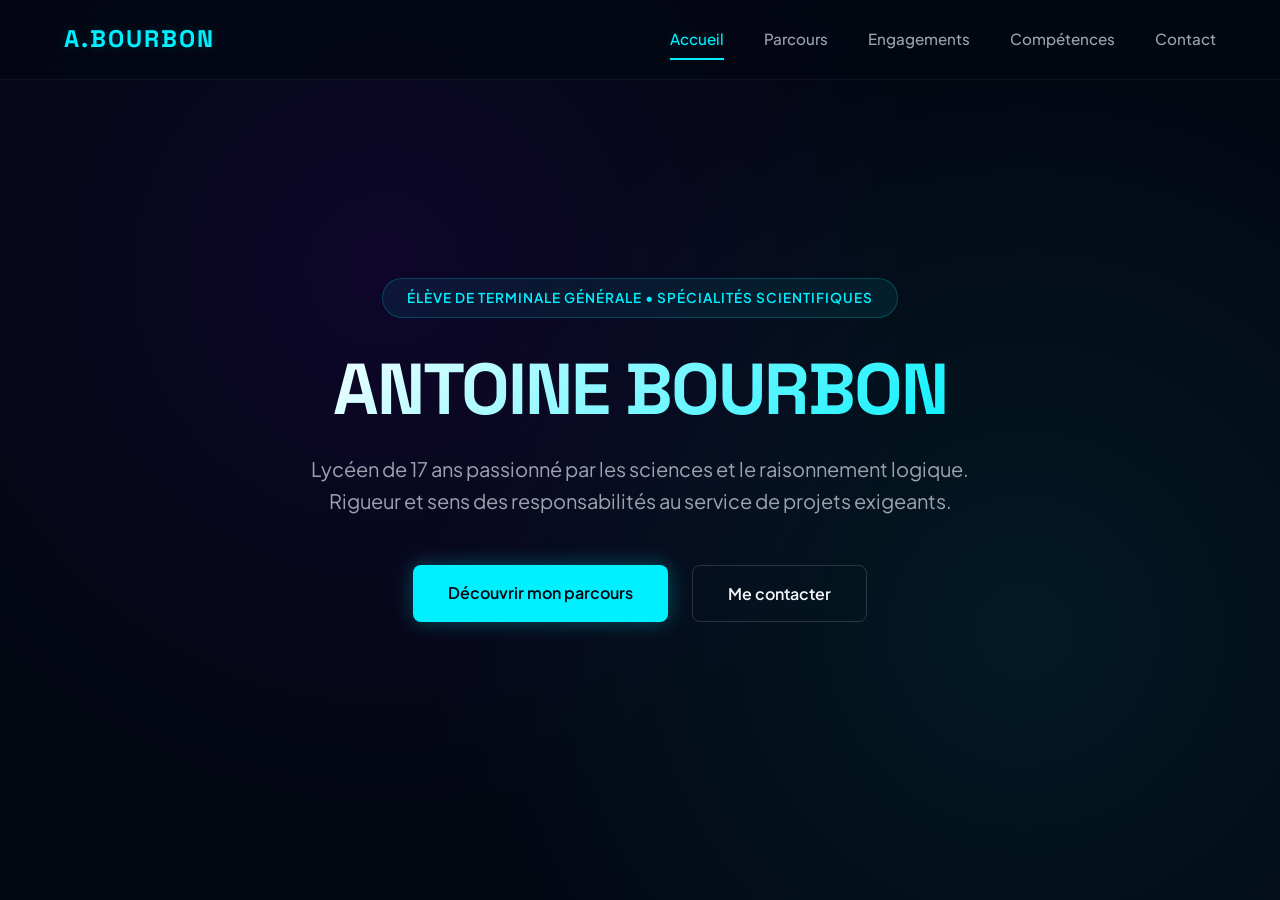
<file: index.html>
<!DOCTYPE html>
<html lang="fr">
<head>
    <meta charset="UTF-8">
    <meta name="viewport" content="width=device-width, initial-scale=1.0">
    <meta name="description" content="Antoine Bourbon - Lycéen en Terminale Générale, spécialités Mathématiques et Physique-Chimie, option Mathématiques Expertes. Passionné par les sciences dures et le raisonnement logique.">
    <title>Antoine Bourbon | Scientifique & Rigueur Analytique</title>
    <link rel="icon" type="image/png" href="favicon.png">
    <link rel="stylesheet" href="css/style.css">
    <link rel="icon" type="image/png" href="favicon.png">
</head>
<body class="page-home">
    <div class="particles" id="particles"></div>
    <nav class="navbar">
        <div class="logo">A.BOURBON</div>
        <div class="nav-links">
            <a href="index.html" class="active">Accueil</a>
            <a href="pages/parcours.html">Parcours</a>
            <a href="pages/engagements.html">Engagements</a>
            <a href="pages/competences.html">Compétences</a>
            <a href="pages/contact.html">Contact</a>
        </div>
    </nav>
    <main class="hero-container">
        <div class="hero-badge">Élève de Terminale Générale • Spécialités Scientifiques</div>
        <h1 class="glitch" data-text="ANTOINE BOURBON">ANTOINE BOURBON</h1>
        <p class="hero-subtitle">Lycéen de 17 ans passionné par les sciences et le raisonnement logique. Rigueur et sens des responsabilités au service de projets exigeants.</p>
        <div class="cta-group">
            <a href="pages/parcours.html" class="btn btn-primary">Découvrir mon parcours</a>
            <a href="pages/contact.html" class="btn btn-secondary">Me contacter</a>
        </div>
    </main>
    <script src="js/main.js"></script>
</body>
</html>
</file>
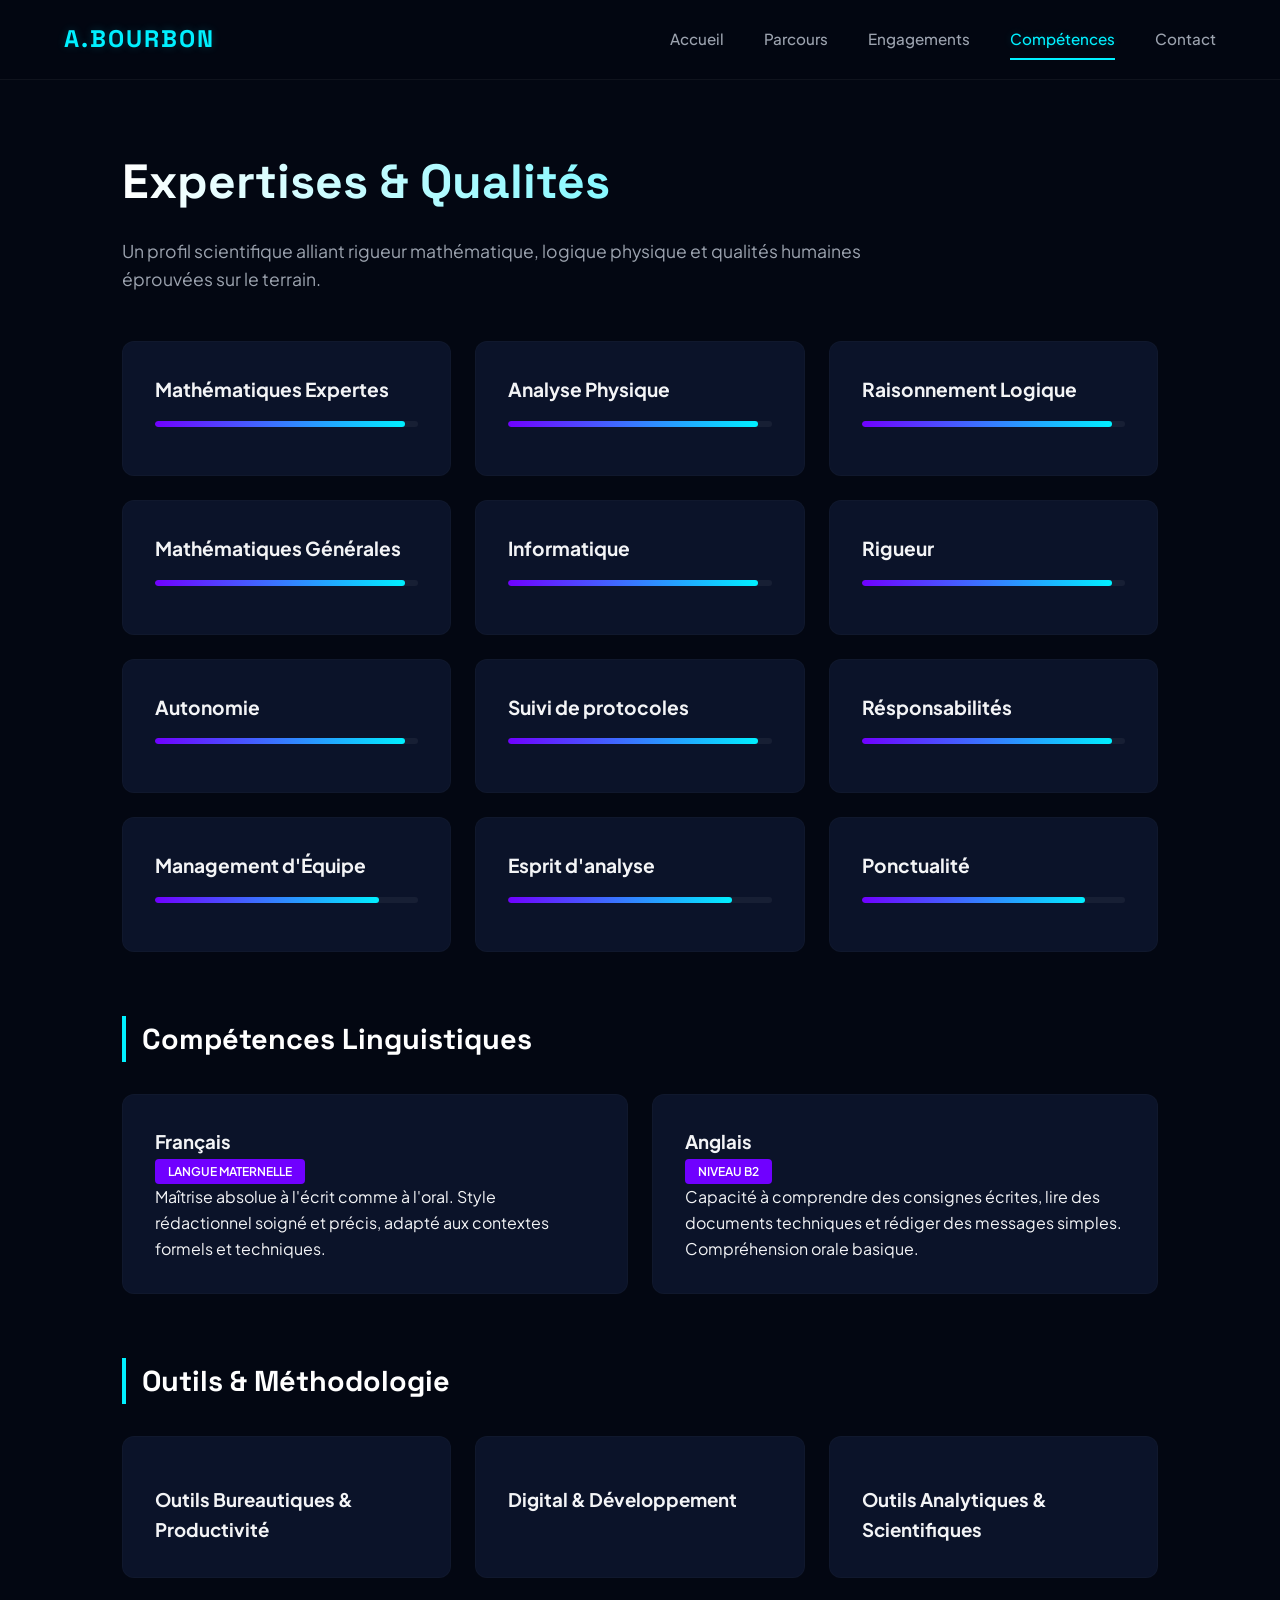
<file: pages/competences.html>
<!DOCTYPE html>
<html lang="fr">
<head>
    <meta charset="UTF-8">
    <meta name="viewport" content="width=device-width, initial-scale=1.0">
    <meta name="description" content="Compétences d'Antoine Bourbon : Mathématiques Expertes, Physique, raisonnement logique, langues, rigueur analytique, autonomie, sens des responsabilités.">
    <title>Compétences | Antoine Bourbon</title>
    <link rel="icon" type="image/png" href="../favicon.png">
    <link rel="stylesheet" href="../css/style.css">
</head>
<body>
    <nav class="navbar">
        <div class="logo">A.BOURBON</div>
        <div class="nav-links">
            <a href="../index.html">Accueil</a>
            <a href="parcours.html">Parcours</a>
            <a href="engagements.html">Engagements</a>
            <a href="competences.html" class="active">Compétences</a>
            <a href="contact.html">Contact</a>
        </div>
    </nav>
    <main class="container">
        <h1 class="page-title">Expertises & Qualités</h1>
        <p class="section-intro">Un profil scientifique alliant rigueur mathématique, logique physique et qualités humaines éprouvées sur le terrain.</p>

        <div class="skills-grid-detailed">
        
            <div class="skill-card-detailed" data-cat="scientific">
                <h3>Mathématiques Expertes</h3>
                <div class="progress-bar"><div class="progress-fill" style="width: 95%;"></div></div>
                <p> </p>
            </div>
            
            <div class="skill-card-detailed" data-cat="scientific">
                <h3>Analyse Physique</h3>
                <div class="progress-bar"><div class="progress-fill" style="width: 95%;"></div></div>
                <p> </p>
            </div>
            
            <div class="skill-card-detailed" data-cat="scientific">
                <h3>Raisonnement Logique </h3>
                <div class="progress-bar"><div class="progress-fill" style="width: 95%;"></div></div>
                <p></p>
            </div>
            
            <div class="skill-card-detailed" data-cat="scientific">
                <h3>Mathématiques Générales</h3>
                <div class="progress-bar"><div class="progress-fill" style="width: 95%;"></div></div>
                <p> </p>
            </div>
            
            <div class="skill-card-detailed" data-cat="scientific">
                <h3>Informatique</h3>
                <div class="progress-bar"><div class="progress-fill" style="width: 95%;"></div></div>
                <p></p>
            </div>
            
            <div class="skill-card-detailed" data-cat="soft">
                <h3>Rigueur</h3>
                <div class="progress-bar"><div class="progress-fill" style="width: 95%;"></div></div>
                <p></p>
            </div>
            
            <div class="skill-card-detailed" data-cat="soft">
                <h3>Autonomie</h3>
                <div class="progress-bar"><div class="progress-fill" style="width: 95%;"></div></div>
                <p></p>
            </div>
            
            <div class="skill-card-detailed" data-cat="scientific">
                <h3>Suivi de protocoles</h3>
                <div class="progress-bar"><div class="progress-fill" style="width: 95%;"></div></div>
                <p> </p>
            </div>
            
            <div class="skill-card-detailed" data-cat="scientific">
                <h3>Résponsabilités</h3>
                <div class="progress-bar"><div class="progress-fill" style="width: 95%;"></div></div>
                <p> </p>
            </div>
            
            <div class="skill-card-detailed" data-cat="soft">
                <h3>Management d'Équipe</h3>
                <div class="progress-bar"><div class="progress-fill" style="width: 85%;"></div></div>
                <p></p>
            </div>
            
            <div class="skill-card-detailed" data-cat="soft">
                <h3>Esprit d'analyse</h3>
                <div class="progress-bar"><div class="progress-fill" style="width: 85%;"></div></div>
                <p></p>
            </div>

            <div class="skill-card-detailed" data-cat="soft">
                <h3>Ponctualité</h3>
                <div class="progress-bar"><div class="progress-fill" style="width: 85%;"></div></div>
                <p></p>
            </div>
            
        </div>

        <h2 class="sub-title">Compétences Linguistiques</h2>
        <div class="grid-cards">
            <div class="card">
                <h3>Français</h3>
                <span class="badge">Langue Maternelle</span>
                <p>Maîtrise absolue à l'écrit comme à l'oral. Style rédactionnel soigné et précis, adapté aux contextes formels et techniques.</p>
            </div>
            <div class="card">
                <h3>Anglais</h3>
                <span class="badge">Niveau B2</span>
                <p>Capacité à comprendre des consignes écrites, lire des documents techniques et rédiger des messages simples. Compréhension orale basique.</p>
            </div>
        </div>

        <h2 class="sub-title">Outils & Méthodologie</h2>
        <div class="grid-cards">
            <div class="card">
                <div class="card-icon">   </div>
                <h3>Outils Bureautiques & Productivité</h3>
                <p>   </p>
            </div>
            <div class="card">
                <div class="card-icon">   </div>
                <h3>Digital & Développement</h3>
                <p>   </p>
            </div>
            <div class="card">
                <div class="card-icon">   </div>
                <h3>Outils Analytiques & Scientifiques</h3>
                <p>   </p>
            </div>


            
        </div>
    </main>
    <script src="../js/main.js"></script>
</body>
</html>
</file>
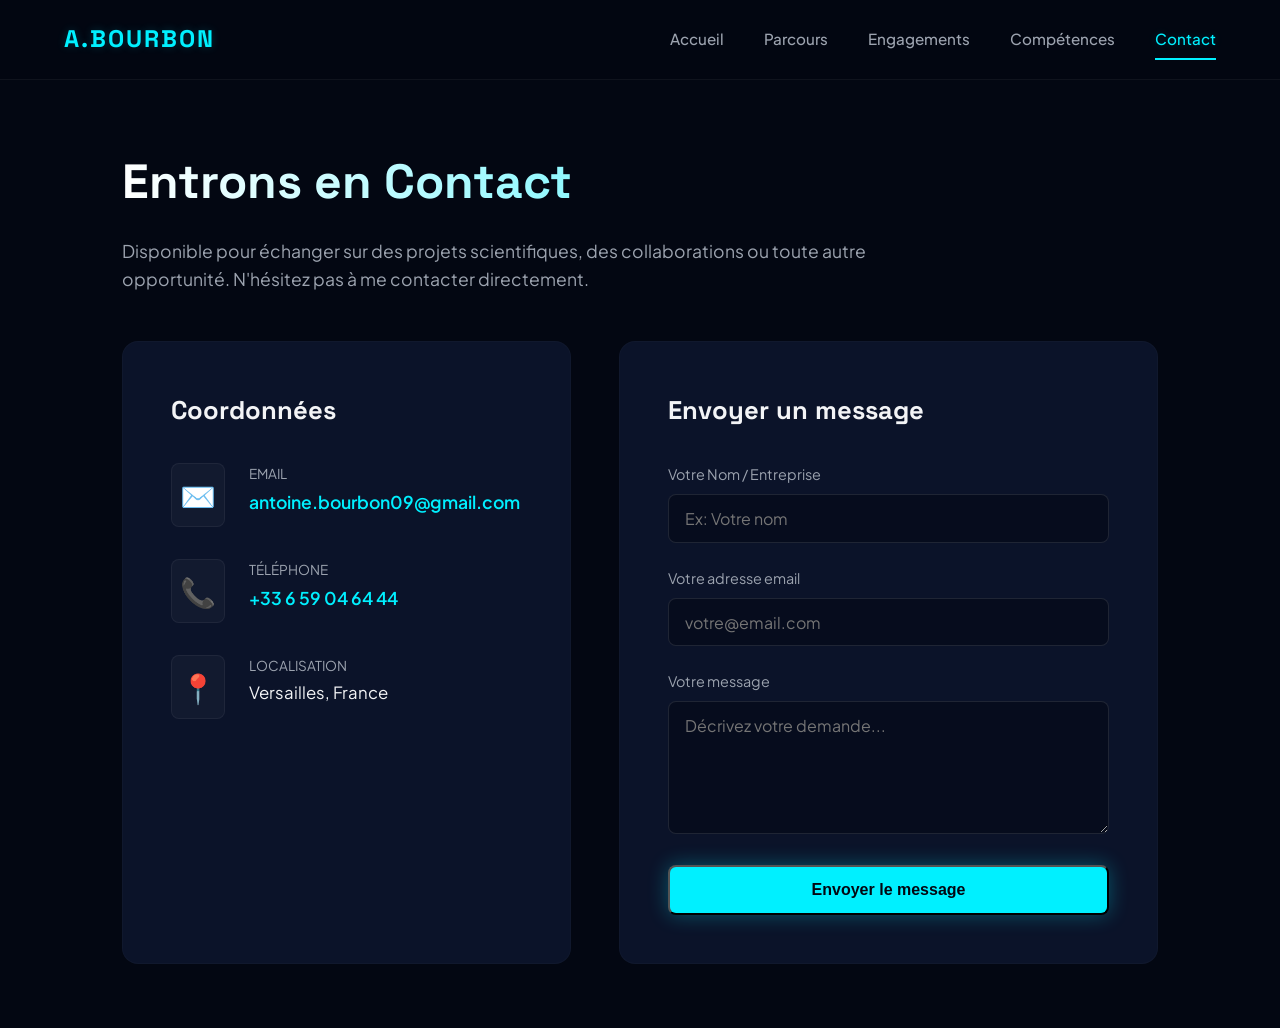
<file: pages/contact.html>
<!DOCTYPE html>
<html lang="fr">
<head>
    <meta charset="UTF-8">
    <meta name="viewport" content="width=device-width, initial-scale=1.0">
    <meta name="description" content="Contactez Antoine Bourbon - Tél: +33 6 59 04 64 44, Email: antoine.bourbon09@gmail.com. Lycéen en Terminale Générale, spécialités Mathématiques et Physique-Chimie.">
    <title>Contact | Antoine Bourbon</title>
    <link rel="icon" type="image/png" href="../favicon.png">
    <link rel="stylesheet" href="../css/style.css">
</head>
<body>
    <nav class="navbar">
        <div class="logo">A.BOURBON</div>
        <div class="nav-links">
            <a href="../index.html">Accueil</a>
            <a href="parcours.html">Parcours</a>
            <a href="engagements.html">Engagements</a>
            <a href="competences.html">Compétences</a>
            <a href="contact.html" class="active">Contact</a>
        </div>
    </nav>
    <main class="container animate-fade">
        <h1 class="page-title">Entrons en Contact</h1>
        <p class="section-intro">Disponible pour échanger sur des projets scientifiques, des collaborations ou toute autre opportunité. N'hésitez pas à me contacter directement.</p>

        <div class="contact-wrapper">
            <div class="contact-info-card">
                <h2>Coordonnées</h2>
                <div class="info-item">
                    <span class="info-icon">✉️</span>
                    <div>
                        <span class="info-label">Email</span>
                        <a href="mailto:antoine.bourbon09@gmail.com" class="info-link">antoine.bourbon09@gmail.com</a>
                    </div>
                </div>
                <div class="info-item">
                    <span class="info-icon">📞</span>
                    <div>
                        <span class="info-label">Téléphone</span>
                        <a href="tel:+33659046444" class="info-link">+33 6 59 04 64 44</a>
                    </div>
                </div>
                <div class="info-item">
                    <span class="info-icon">📍</span>
                    <div>
                        <span class="info-label">Localisation</span>
                        <span class="info-value">Versailles, France</span>
                    </div>
                </div>
            </div>

            <div class="contact-form-card">
                <h2>Envoyer un message</h2>
                <form action="https://formspree.io/f/mqkngwpl" method="POST">
                    <div class="form-group">
                        <label for="name">Votre Nom / Entreprise</label>
                        <input type="text" id="name" name="name" required placeholder="Ex: Votre nom">
                    </div>
                    <div class="form-group">
                        <label for="email">Votre adresse email</label>
                        <input type="email" id="email" name="email" required placeholder="votre@email.com">
                    </div>
                    <div class="form-group">
                        <label for="msg">Votre message</label>
                        <textarea id="msg" name="message" rows="5" required placeholder="Décrivez votre demande..."></textarea>
                    </div>
                    <button type="submit" class="btn btn-primary w-100">Envoyer le message</button>
                </form>
            </div>
        </div>
    </main>
    <script src="../js/main.js"></script>
</body>
</html>
</file>
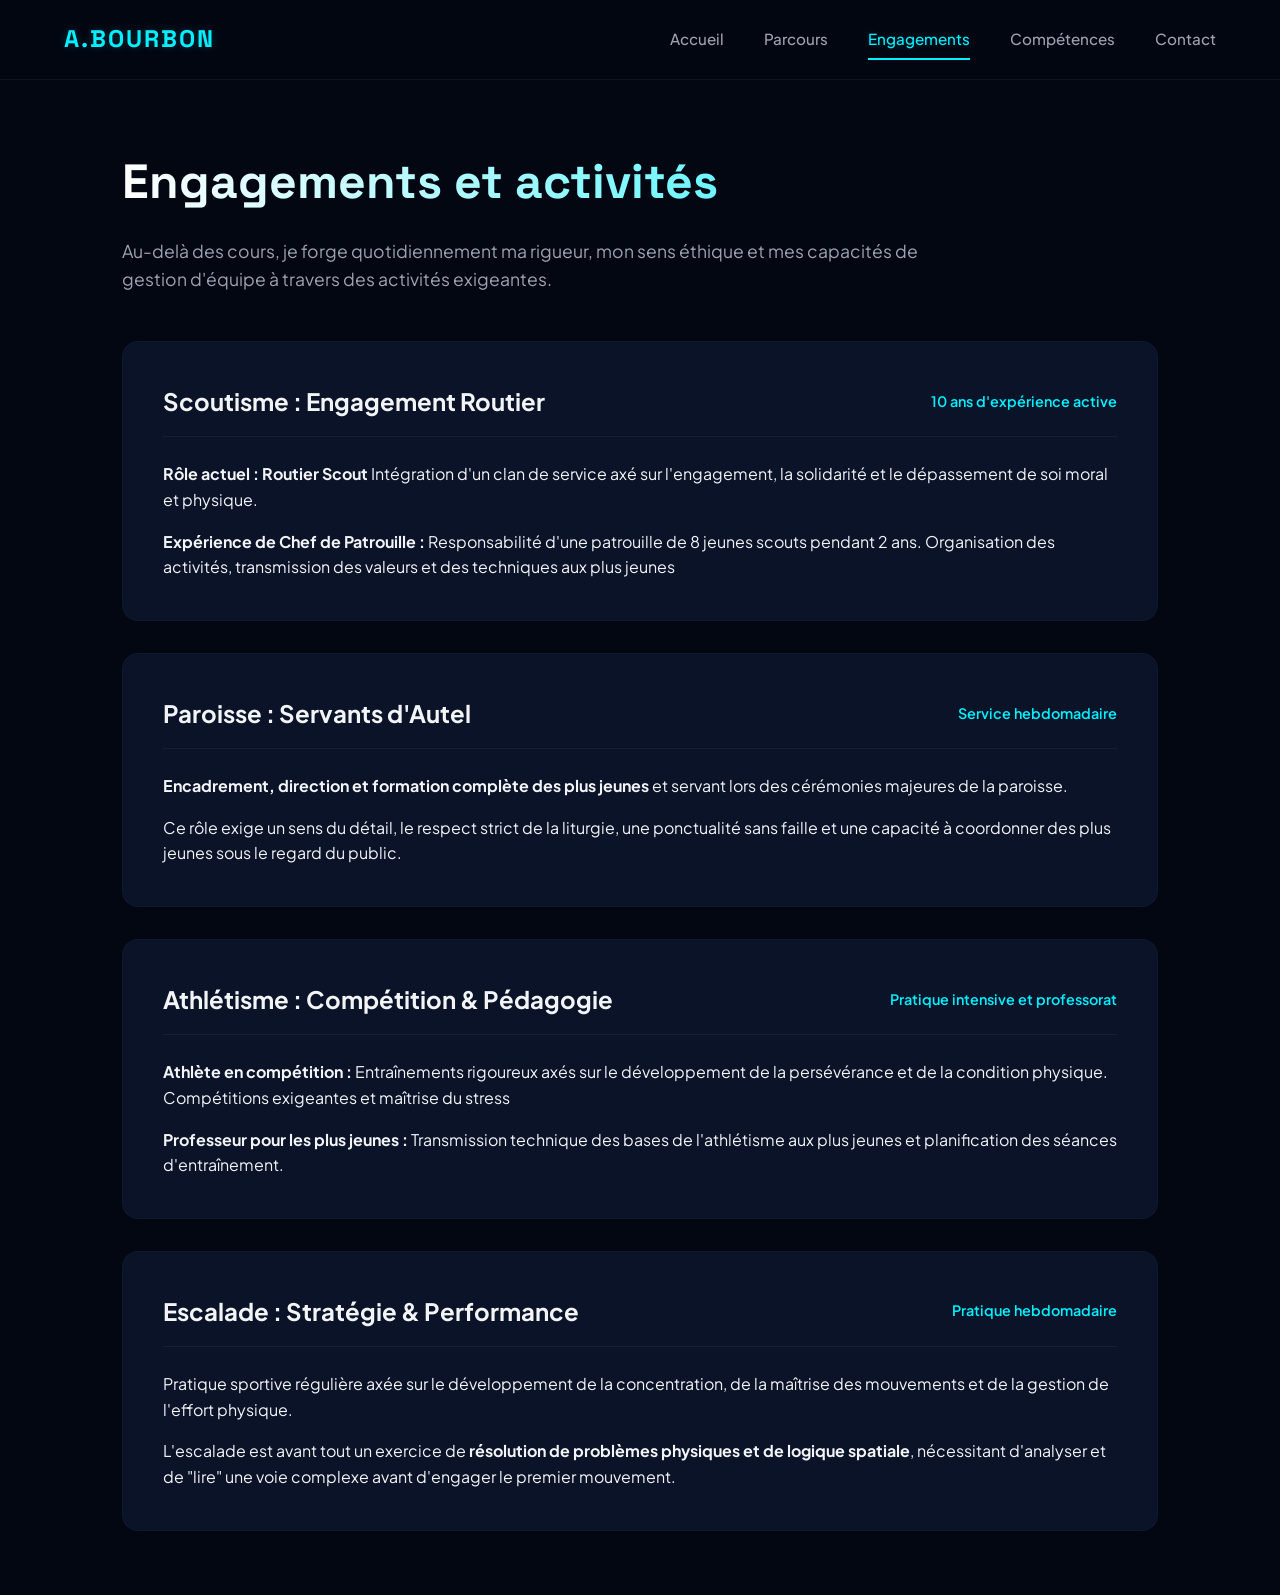
<file: pages/engagements.html>
<!DOCTYPE html>
<html lang="fr">
<head>
    <meta charset="UTF-8">
    <meta name="viewport" content="width=device-width, initial-scale=1.0">
    <meta name="description" content="Engagements d'Antoine Bourbon : Scoutisme, Paroisse, Athlétisme, Escalade. Leadership, rigueur, sens des responsabilités.">
    <title>Engagements & Leadership | Antoine Bourbon</title>
    <link rel="icon" type="image/png" href="../favicon.png">
    <link rel="stylesheet" href="../css/style.css">
</head>
<body>
    <nav class="navbar">
        <div class="logo">A.BOURBON</div>
        <div class="nav-links">
            <a href="../index.html">Accueil</a>
            <a href="parcours.html">Parcours</a>
            <a href="engagements.html" class="active">Engagements</a>
            <a href="competences.html">Compétences</a>
            <a href="contact.html">Contact</a>
        </div>
    </nav>
    <main class="container">
        <h1 class="page-title">Engagements et activités</h1>
        <p class="section-intro">Au-delà des cours, je forge quotidiennement ma rigueur, mon sens éthique et mes capacités de gestion d'équipe à travers des activités exigeantes.</p>

        <div class="large-card-stack">
            <div class="large-card animate-fade">
                <div class="large-card-header">
                    <h2>Scoutisme : Engagement Routier</h2>
                    <span class="card-duration">10 ans d'expérience active</span>
                </div>
                <p><strong>Rôle actuel : Routier Scout</strong> Intégration d'un clan de service axé sur l'engagement, la solidarité 
                et le dépassement de soi moral et physique.</p>
                <p class="mt-1"><strong>Expérience de Chef de Patrouille :</strong> Responsabilité d'une patrouille de 8 jeunes scouts pendant 2 ans. Organisation des activités, transmission des valeurs et des techniques aux plus jeunes</p>
            </div>

            <div class="large-card animate-fade">
                <div class="large-card-header">
                    <h2>Paroisse : Servants d'Autel</h2>
                    <span class="card-duration">Service hebdomadaire</span>
                </div>
                <p><strong>Encadrement, direction et formation complète des plus jeunes</strong> et servant lors des cérémonies majeures de la paroisse.</p>
                <p class="mt-1">Ce rôle exige un sens du détail, le respect strict de la liturgie, une ponctualité sans faille et une capacité à coordonner des plus jeunes sous le regard du public.</p>
            </div>

            <div class="large-card animate-fade">
                <div class="large-card-header">
                    <h2>Athlétisme : Compétition & Pédagogie</h2>
                    <span class="card-duration">Pratique intensive et professorat</span>
                </div>
                <p><strong>Athlète en compétition :</strong> Entraînements rigoureux axés sur le développement de la persévérance et de la condition physique. Compétitions exigeantes et maîtrise du stress </p>
                <p class="mt-1"><strong>Professeur pour les plus jeunes :</strong> Transmission technique des bases de l'athlétisme aux plus jeunes et planification des séances d'entraînement.</p>
            </div>

            <div class="large-card animate-fade">
                <div class="large-card-header">
                    <h2>Escalade : Stratégie & Performance</h2>
                    <span class="card-duration">Pratique hebdomadaire</span>
                </div>
                <p>Pratique sportive régulière axée sur le développement de la concentration, de la maîtrise des mouvements et de la gestion de l'effort physique.</p>
                <p class="mt-1">L'escalade est avant tout un exercice de <strong>résolution de problèmes physiques et de logique spatiale</strong>, nécessitant d'analyser et de "lire" une voie complexe avant d'engager le premier mouvement.</p>
            </div>
        </div>
    </main>
    <script src="../js/main.js"></script>
</body>
</html>
</file>
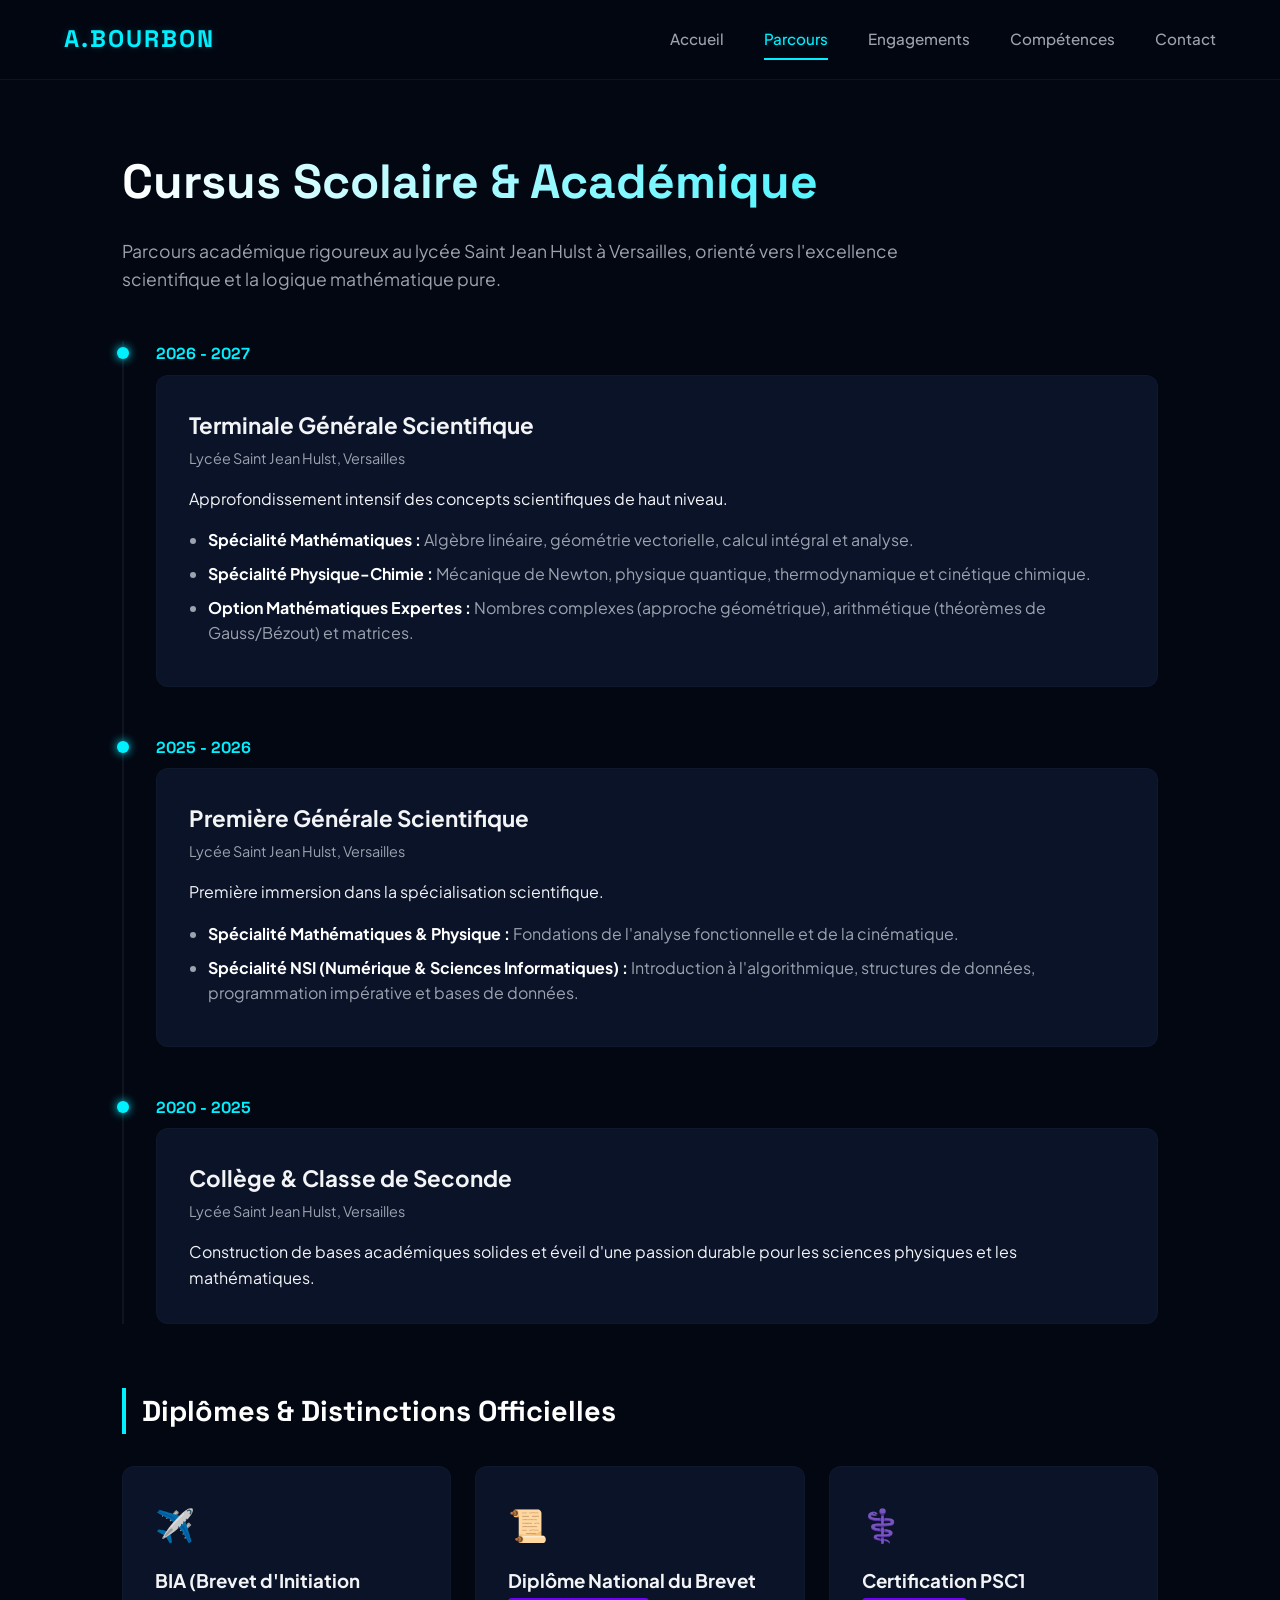
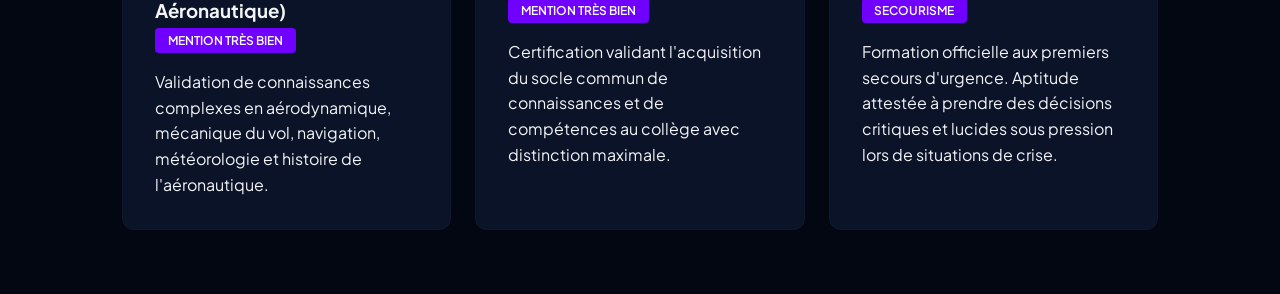
<file: pages/parcours.html>
<!DOCTYPE html>
<html lang="fr">
<head>
    <meta charset="UTF-8">
    <meta name="viewport" content="width=device-width, initial-scale=1.0">
    <meta name="description" content="Parcours académique d'Antoine Bourbon - Terminale Générale, spécialités Mathématiques et Physique-Chimie, option Mathématiques Expertes au Lycée Saint Jean Hulst à Versailles.">
    <title>Parcours Académique | Antoine Bourbon</title>
    <link rel="icon" type="image/png" href="../favicon.png">
    <link rel="stylesheet" href="../css/style.css">
</head>
<body>
    <nav class="navbar">
        <div class="logo">A.BOURBON</div>
        <div class="nav-links">
            <a href="../index.html">Accueil</a>
            <a href="parcours.html" class="active">Parcours</a>
            <a href="engagements.html">Engagements</a>
            <a href="competences.html">Compétences</a>
            <a href="contact.html">Contact</a>
        </div>
    </nav>
    <main class="container">
        <h1 class="page-title">Cursus Scolaire & Académique</h1>
        <p class="section-intro">Parcours académique rigoureux au lycée Saint Jean Hulst à Versailles, orienté vers l'excellence scientifique et la logique mathématique pure.</p>
        
        <div class="timeline">
            <div class="timeline-item animate-slide">
                <div class="timeline-date">2026 - 2027</div>
                <div class="timeline-content">
                    <h3>Terminale Générale Scientifique</h3>
                    <p class="location">Lycée Saint Jean Hulst, Versailles</p>
                    <p class="desc">Approfondissement intensif des concepts scientifiques de haut niveau.</p>
                    <ul class="spec-list">
                        <li><strong>Spécialité Mathématiques :</strong> Algèbre linéaire, géométrie vectorielle, calcul intégral et analyse.</li>
                        <li><strong>Spécialité Physique-Chimie :</strong> Mécanique de Newton, physique quantique, thermodynamique et cinétique chimique.</li>
                        <li><strong>Option Mathématiques Expertes :</strong> Nombres complexes (approche géométrique), arithmétique (théorèmes de Gauss/Bézout) et matrices.</li>
                    </ul>
                </div>
            </div>
            
            <div class="timeline-item animate-slide">
                <div class="timeline-date">2025 - 2026</div>
                <div class="timeline-content">
                    <h3>Première Générale Scientifique</h3>
                    <p class="location">Lycée Saint Jean Hulst, Versailles</p>
                    <p class="desc">Première immersion dans la spécialisation scientifique.</p>
                    <ul class="spec-list">
                        <li><strong>Spécialité Mathématiques & Physique :</strong> Fondations de l'analyse fonctionnelle et de la cinématique.</li>
                        <li><strong>Spécialité NSI (Numérique & Sciences Informatiques) :</strong> Introduction à l'algorithmique, structures de données, programmation impérative et bases de données.</li>
                    </ul>
                </div>
            </div>

            <div class="timeline-item animate-slide">
                <div class="timeline-date">2020 - 2025</div>
                <div class="timeline-content">
                    <h3>Collège & Classe de Seconde</h3>
                    <p class="location">Lycée Saint Jean Hulst, Versailles</p>
                    <p class="desc">Construction de bases académiques solides et éveil d'une passion durable pour les sciences physiques et les mathématiques.</p>
                </div>
            </div>
        </div>

        <h2 class="sub-title">Diplômes & Distinctions Officielles</h2>
        <div class="grid-cards">
            <div class="card animate-fade">
                <div class="card-icon">✈️</div>
                <h3>BIA (Brevet d'Initiation Aéronautique)</h3>
                <span class="badge mb-1">Mention Très Bien</span>
                <p>Validation de connaissances complexes en aérodynamique, mécanique du vol, navigation, météorologie et histoire de l'aéronautique.</p>
            </div>
            <div class="card animate-fade">
                <div class="card-icon">📜</div>
                <h3>Diplôme National du Brevet</h3>
                <span class="badge mb-1">Mention Très Bien</span>
                <p>Certification validant l'acquisition du socle commun de connaissances et de compétences au collège avec distinction maximale.</p>
            </div>
            <div class="card animate-fade">
                <div class="card-icon">⚕️</div>
                <h3>Certification PSC1</h3>
                <span class="badge mb-1">Secourisme</span>
                <p>Formation officielle aux premiers secours d'urgence. Aptitude attestée à prendre des décisions critiques et lucides sous pression lors de situations de crise.</p>
            </div>
        </div>
    </main>
    <script src="../js/main.js"></script>
</body>
</html>
</file>
<file: css/style.css>
@import url('https://fonts.googleapis.com/css2?family=Space+Grotesk:wght@400;600;700&family=Plus+Jakarta+Sans:wght@400;500;600;700&display=swap');

:root {
    --bg-color: #030712;
    --surface-color: #0b1329;
    --surface-card: #111c44;
    --primary: #00f0ff;
    --primary-dim: rgba(0, 240, 255, 0.15);
    --accent: #7000ff;
    --text-main: #f3f4f6;
    --text-muted: #9ca3af;
    --border-glow: rgba(0, 240, 255, 0.2);
    --font-heading: 'Space Grotesk', sans-serif;
    --font-body: 'Plus Jakarta Sans', sans-serif;
}

* {
    margin: 0;
    padding: 0;
    box-sizing: border-box;
}

body {
    background-color: var(--bg-color);
    color: var(--text-main);
    font-family: var(--font-body);
    line-height: 1.6;
    overflow-x: hidden;
    padding-top: 80px; /* Offset for navbar */
}

/* Page Home Specific */
.page-home {
    padding-top: 0;
    height: 100vh;
    display: flex;
    align-items: center;
    justify-content: center;
}

/* Background Particles Demo */
.particles {
    position: absolute;
    top: 0; left: 0; width: 100%; height: 100%;
    background: radial-gradient(circle at 30% 30%, rgba(112, 0, 255, 0.1) 0%, transparent 50%),
                radial-gradient(circle at 80% 70%, rgba(0, 240, 255, 0.08) 0%, transparent 50%);
    z-index: -1;
}

/* Navbar Style */
.navbar {
    position: fixed;
    top: 0; left: 0; width: 100%;
    height: 80px;
    background: rgba(3, 7, 18, 0.8);
    backdrop-filter: blur(12px);
    border-bottom: 1px solid rgba(255, 255, 255, 0.05);
    display: flex;
    justify-content: space-between;
    align-items: center;
    padding: 0 4rem;
    z-index: 1000;
}

.navbar .logo {
    font-family: var(--font-heading);
    font-weight: 700;
    font-size: 1.5rem;
    color: var(--primary);
    text-shadow: 0 0 10px var(--border-glow);
    letter-spacing: 2px;
}

.nav-links {
    display: flex;
    gap: 2.5rem;
}

.nav-links a {
    text-decoration: none;
    color: var(--text-muted);
    font-weight: 500;
    transition: all 0.3s ease;
    font-size: 0.95rem;
    position: relative;
    padding: 0.5rem 0;
}

.nav-links a:hover, .nav-links a.active {
    color: var(--primary);
    text-shadow: 0 0 8px var(--border-glow);
}

.nav-links a::after {
    content: '';
    position: absolute;
    bottom: 0; left: 0; width: 0; height: 2px;
    background: var(--primary);
    transition: width 0.3s ease;
}

.nav-links a:hover::after, .nav-links a.active::after {
    width: 100%;
}

/* Hero Section */
.hero-container {
    max-width: 900px;
    text-align: center;
    padding: 2rem;
    z-index: 10;
}

.hero-badge {
    display: inline-block;
    background: rgba(0, 240, 255, 0.07);
    border: 1px solid var(--border-glow);
    padding: 0.5rem 1.5rem;
    border-radius: 50px;
    color: var(--primary);
    font-size: 0.85rem;
    font-weight: 600;
    letter-spacing: 1px;
    margin-bottom: 2rem;
    text-transform: uppercase;
}

h1.glitch {
    font-family: var(--font-heading);
    font-size: 4.5rem;
    font-weight: 700;
    line-height: 1.1;
    margin-bottom: 1.5rem;
    letter-spacing: -2px;
    background: linear-gradient(135deg, #ffffff 0%, var(--primary) 100%);
    -webkit-background-clip: text;
    -webkit-text-fill-color: transparent;
}

.hero-subtitle {
    color: var(--text-muted);
    font-size: 1.25rem;
    max-width: 700px;
    margin: 0 auto 3rem auto;
}

/* Buttons */
.cta-group {
    display: flex;
    justify-content: center;
    gap: 1.5rem;
}

.btn {
    display: inline-block;
    padding: 0.9rem 2.2rem;
    border-radius: 8px;
    text-decoration: none;
    font-weight: 600;
    font-size: 1rem;
    transition: all 0.3s cubic-bezier(0.4, 0, 0.2, 1);
    cursor: pointer;
}

.btn-primary {
    background: var(--primary);
    color: var(--bg-color);
    box-shadow: 0 0 20px rgba(0, 240, 255, 0.3);
}

.btn-primary:hover {
    transform: translateY(-3px);
    box-shadow: 0 0 30px rgba(0, 240, 255, 0.5);
}

.btn-secondary {
    background: transparent;
    color: var(--text-main);
    border: 1px solid rgba(255, 255, 255, 0.15);
}

.btn-secondary:hover {
    border-color: var(--primary);
    background: rgba(0, 240, 255, 0.05);
    transform: translateY(-3px);
}

.w-100 { width: 100%; }

/* Core Layout Container */
.container {
    max-width: 1100px;
    margin: 0 auto;
    padding: 4rem 2rem;
}

.page-title {
    font-family: var(--font-heading);
    font-size: 3rem;
    margin-bottom: 1rem;
    background: linear-gradient(to right, #fff, var(--primary));
    -webkit-background-clip: text;
    -webkit-text-fill-color: transparent;
}

.sub-title {
    font-family: var(--font-heading);
    font-size: 1.8rem;
    margin: 4rem 0 2rem 0;
    color: #fff;
    border-left: 4px solid var(--primary);
    padding-left: 1rem;
}

.section-intro {
    color: var(--text-muted);
    font-size: 1.1rem;
    max-width: 800px;
    margin-bottom: 3rem;
}

/* Timeline Layout (Parcours) */
.timeline {
    position: relative;
    border-left: 2px solid rgba(255,255,255,0.05);
    padding-left: 2rem;
    margin-bottom: 4rem;
}

.timeline-item {
    position: relative;
    margin-bottom: 3rem;
}

.timeline-item::before {
    content: '';
    position: absolute;
    left: calc(-2rem - 7px);
    top: 6px;
    width: 12px;
    height: 12px;
    border-radius: 50%;
    background: var(--primary);
    box-shadow: 0 0 10px var(--primary);
}

.timeline-date {
    font-family: var(--font-heading);
    color: var(--primary);
    font-weight: 700;
    margin-bottom: 0.5rem;
}

.timeline-content {
    background: var(--surface-color);
    padding: 2rem;
    border-radius: 12px;
    border: 1px solid rgba(255,255,255,0.02);
}

.timeline-content h3 {
    font-size: 1.4rem;
    margin-bottom: 0.2rem;
}

.location {
    color: var(--text-muted);
    font-size: 0.9rem;
    margin-bottom: 1rem;
}

.spec-list {
    margin-top: 1rem;
    padding-left: 1.2rem;
    color: var(--text-muted);
}

.spec-list li {
    margin-bottom: 0.5rem;
}

.spec-list strong {
    color: #fff;
}

/* Grid & Cards Structures */
.grid-cards {
    display: grid;
    grid-template-columns: repeat(auto-fit, minmax(300px, 1fr));
    gap: 1.5rem;
}

.card {
    background: var(--surface-color);
    padding: 2rem;
    border-radius: 12px;
    border: 1px solid rgba(255,255,255,0.02);
    transition: all 0.3s ease;
}

.card:hover {
    transform: translateY(-5px);
    border-color: var(--border-glow);
    background: var(--surface-card);
}

.card-icon {
    font-size: 2rem;
    margin-bottom: 1rem;
}

.badge {
    display: inline-block;
    background: var(--accent);
    color: #fff;
    font-size: 0.75rem;
    font-weight: 600;
    padding: 0.2rem 0.8rem;
    border-radius: 4px;
    text-transform: uppercase;
}

.mb-1 { margin-bottom: 1rem; }
.mt-1 { margin-top: 1rem; }

/* Large Cards Stack (Engagements) */
.large-card-stack {
    display: flex;
    flex-direction: column;
    gap: 2rem;
}

.large-card {
    background: var(--surface-color);
    border-radius: 16px;
    padding: 2.5rem;
    border: 1px solid rgba(255,255,255,0.02);
    transition: all 0.3s ease;
}

.large-card:hover {
    border-color: rgba(112, 0, 255, 0.3);
    background: linear-gradient(145deg, var(--surface-color) 0%, #0e1938 100%);
}

.large-card-header {
    display: flex;
    justify-content: space-between;
    align-items: center;
    border-bottom: 1px solid rgba(255,255,255,0.05);
    padding-bottom: 1rem;
    margin-bottom: 1.5rem;
}

.card-duration {
    color: var(--primary);
    font-weight: 600;
    font-size: 0.9rem;
}

/* Interactive Filter & Skills Detailed */
.filter-controls {
    display: flex;
    gap: 1rem;
    margin-bottom: 3rem;
    flex-wrap: wrap;
}

.filter-btn {
    background: rgba(255,255,255,0.03);
    border: 1px solid rgba(255,255,255,0.08);
    color: var(--text-muted);
    padding: 0.6rem 1.4rem;
    border-radius: 6px;
    cursor: pointer;
    font-family: var(--font-heading);
    font-weight: 600;
    transition: all 0.3s ease;
}

.filter-btn.active, .filter-btn:hover {
    background: var(--primary);
    color: var(--bg-color);
    border-color: var(--primary);
    box-shadow: 0 0 15px rgba(0, 240, 255, 0.3);
}

.skills-grid-detailed {
    display: grid;
    grid-template-columns: repeat(auto-fit, minmax(320px, 1fr));
    gap: 1.5rem;
}

.skill-card-detailed {
    background: var(--surface-color);
    padding: 2rem;
    border-radius: 12px;
    border: 1px solid rgba(255,255,255,0.02);
    transition: all 0.4s cubic-bezier(0.16, 1, 0.3, 1);
}

.skill-card-detailed h3 {
    margin-bottom: 1rem;
    font-size: 1.2rem;
}

.progress-bar {
    background: rgba(255,255,255,0.05);
    height: 6px;
    border-radius: 10px;
    margin-bottom: 1rem;
    overflow: hidden;
}

.progress-fill {
    height: 100%;
    background: linear-gradient(to right, var(--accent), var(--primary));
    border-radius: 10px;
    width: 0%; /* Populated by JS animation trigger */
    transition: width 1.5s cubic-bezier(0.1, 1, 0.1, 1);
}

/* Contact Wrapper Layout */
.contact-wrapper {
    display: grid;
    grid-template-columns: 1fr 1.2fr;
    gap: 3rem;
}

.contact-info-card, .contact-form-card {
    background: var(--surface-color);
    padding: 3rem;
    border-radius: 16px;
    border: 1px solid rgba(255,255,255,0.02);
}

.contact-info-card h2, .contact-form-card h2 {
    font-family: var(--font-heading);
    font-size: 1.6rem;
    margin-bottom: 2rem;
}

.info-item {
    display: flex;
    gap: 1.5rem;
    margin-bottom: 2rem;
    align-items: flex-start;
}

.info-icon {
    font-size: 1.8rem;
    background: rgba(255,255,255,0.03);
    padding: 0.5rem;
    border-radius: 8px;
    border: 1px solid rgba(255,255,255,0.05);
}

.info-label {
    display: block;
    color: var(--text-muted);
    font-size: 0.85rem;
    text-transform: uppercase;
    margin-bottom: 0.2rem;
}

.info-link {
    color: var(--primary);
    text-decoration: none;
    font-size: 1.1rem;
    font-weight: 600;
}

.info-value {
    font-size: 1.05rem;
    color: var(--text-main);
}

/* Form Styles */
.form-group {
    margin-bottom: 1.5rem;
}

.form-group label {
    display: block;
    color: var(--text-muted);
    margin-bottom: 0.5rem;
    font-size: 0.9rem;
}

.form-group input, .form-group textarea {
    width: 100%;
    background: rgba(3, 7, 18, 0.5);
    border: 1px solid rgba(255,255,255,0.1);
    border-radius: 8px;
    padding: 0.8rem 1rem;
    color: #fff;
    font-family: var(--font-body);
    font-size: 1rem;
    transition: all 0.3s ease;
}

.form-group input:focus, .form-group textarea:focus {
    outline: none;
    border-color: var(--primary);
    box-shadow: 0 0 10px rgba(0, 240, 255, 0.1);
}

/* Animation Base Classes triggering via Scroll */
.animate-slide {
    opacity: 0;
    transform: translateX(-30px);
    transition: all 0.6s cubic-bezier(0.16, 1, 0.3, 1);
}

.animate-fade {
    opacity: 0;
    transform: translateY(30px);
    transition: all 0.6s cubic-bezier(0.16, 1, 0.3, 1);
}

.visible {
    opacity: 1 !important;
    transform: translate(0) !important;
}

/* Responsiveness Media Queries */
@media (max-width: 968px) {
    .contact-wrapper { grid-template-columns: 1fr; }
    .navbar { padding: 0 2rem; }
    h1.glitch { font-size: 3rem; }
}

@media (max-width: 568px) {
    .nav-links { display: none; } /* On simple responsive layouts mobile users browse sequentially */
    .navbar { justify-content: center; }
}
</file>
